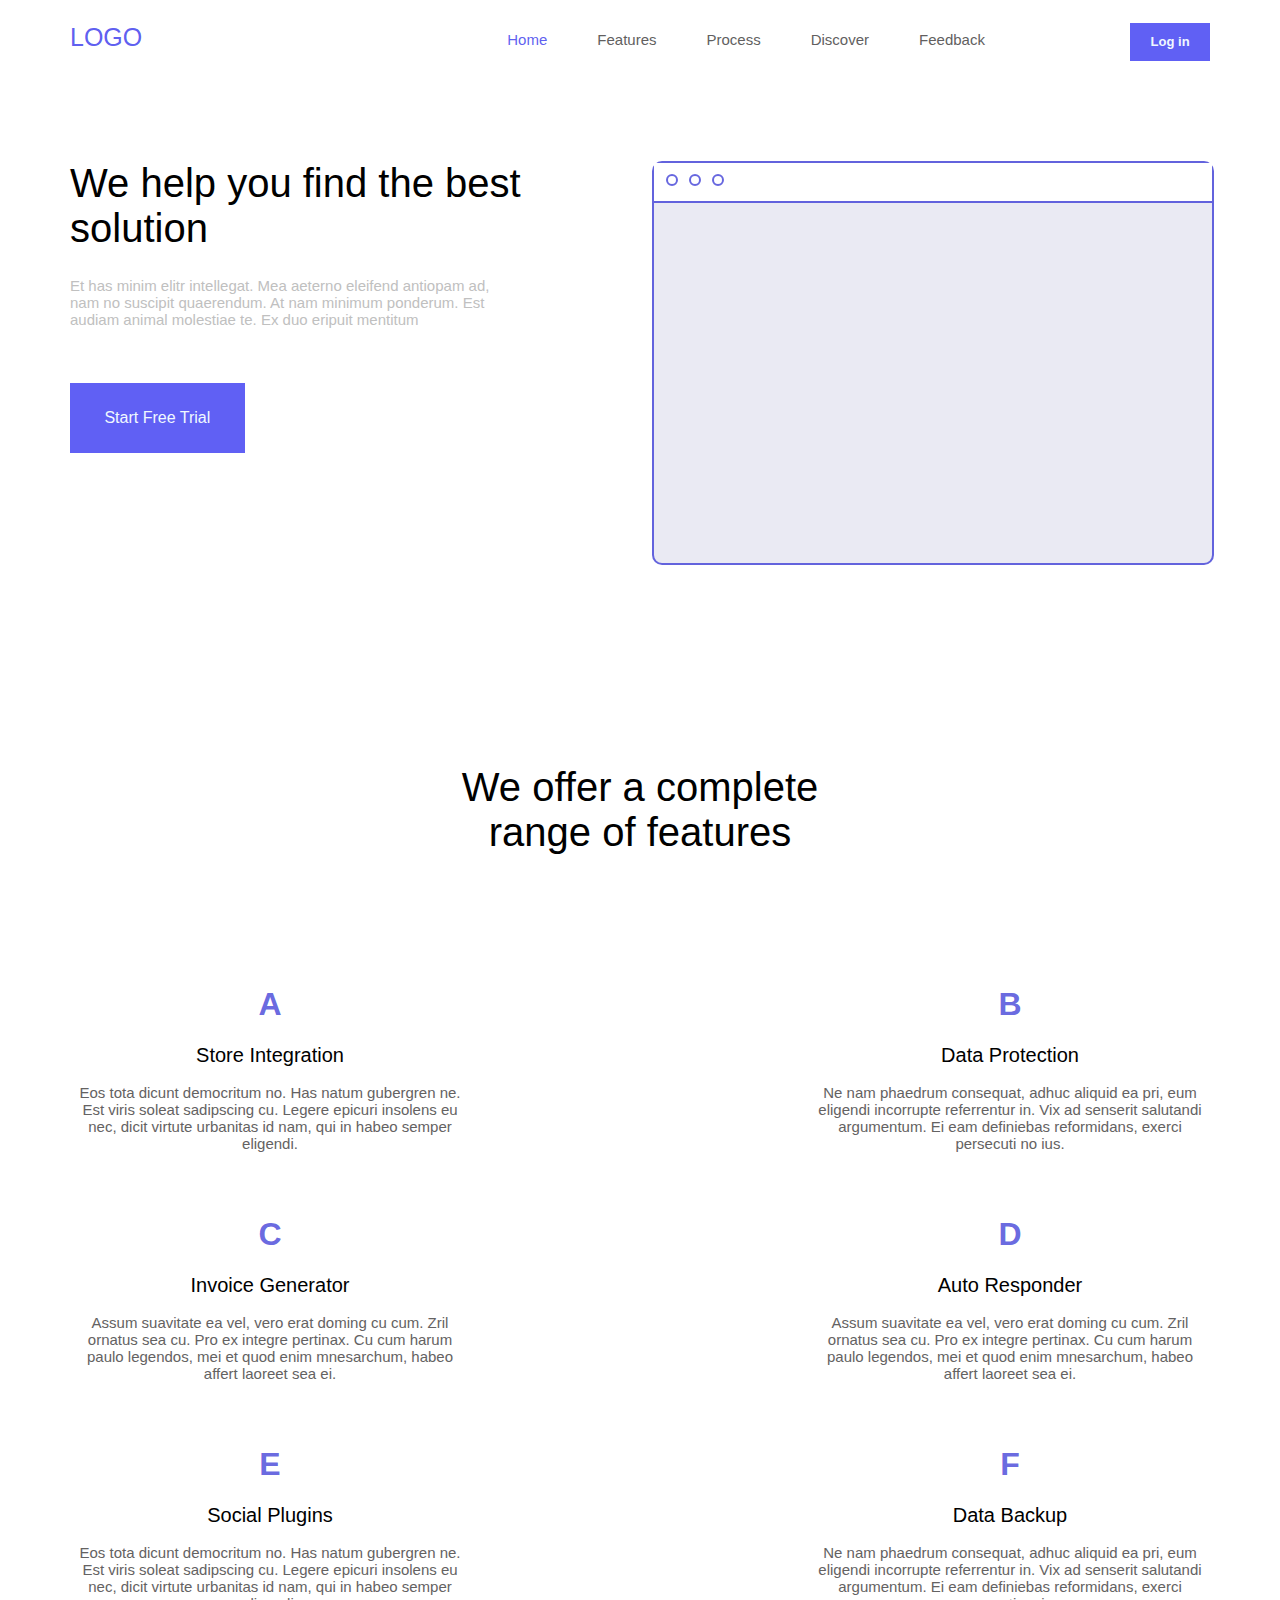
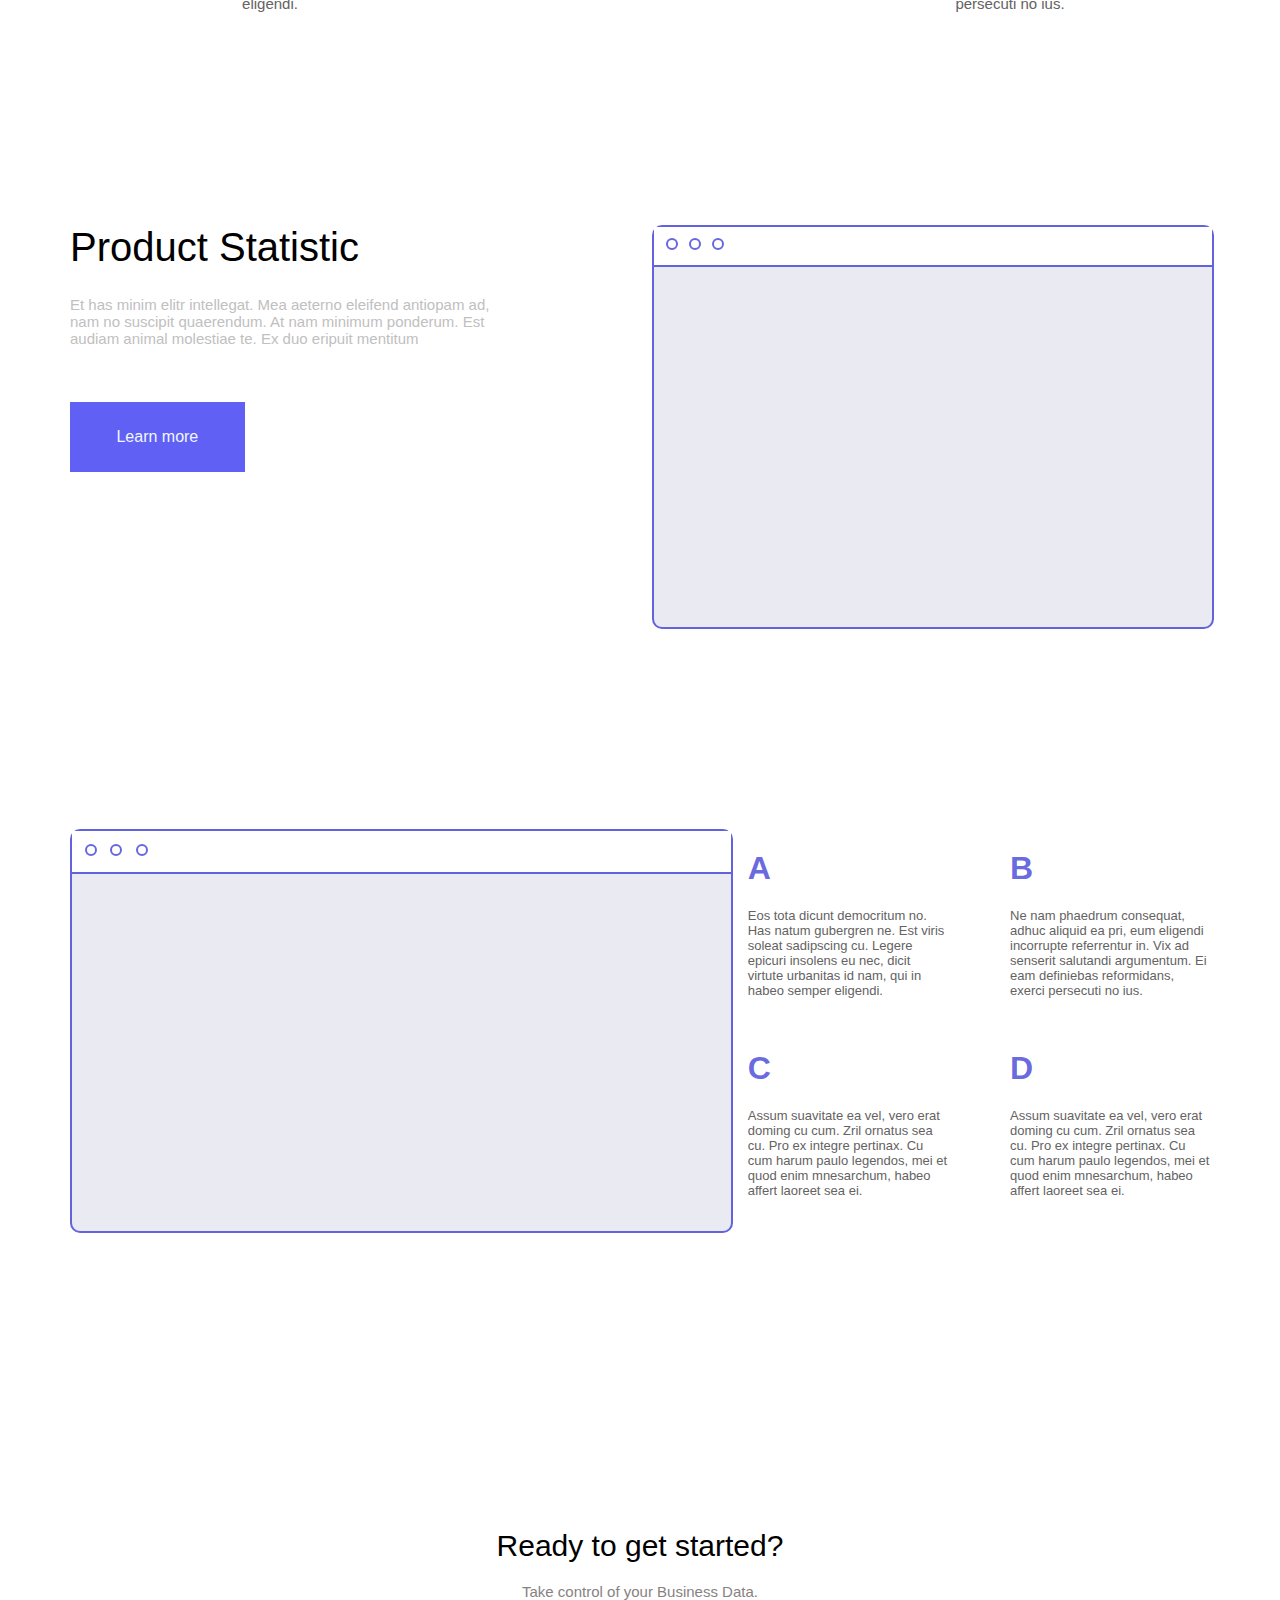
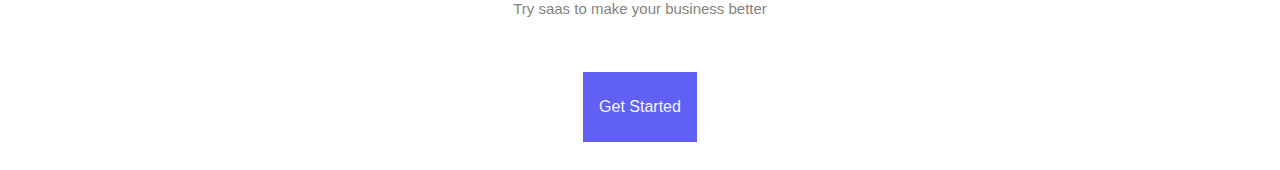
<file: index.html>
<!DOCTYPE html>
<html lang="en">
<head>
    <meta charset="UTF-8">
    <meta name="viewport" content="width=device-width, initial-scale=1.0">
    <title>Admavin Assessment</title>
    <link rel="stylesheet" href="./style.css">
</head>
<body>
    <div class="container">
        <!-- Navbar -->
        <section class="nav">
            <div class="menu-icon" onclick="toggleMenu()">☰</div>
            <span class="logo">LOGO</span>
            <ul class="menu">
                <li><a>Home</a></li>
                <li><a>Features</a></li>
                <li><a>Process</a></li>
                <li><a>Discover</a></span>
                <li><a>Feedback</a></li>
            </ul>

            <div class="lists">
                <span class="list" id="home">Home</span>
                <span class="list">Features</span>
                <span class="list">Process</span>
                <span class="list">Discover</span>
                <span class="list">Feedback</span>
            </div>
            <button class="btn">Log in</button>
        </section>

        <section class="trial">
            <div>
                <h1>We help you find the
                    best solution</h1>
                
                <p>Et has minim elitr intellegat. Mea aeterno eleifend
                    antiopam ad, nam no suscipit quaerendum. At nam
                    minimum ponderum. Est audiam animal molestiae te. Ex
                    duo eripuit mentitum</p>
                
                <button class="btn1">Start Free Trial</button>
            </div>
            <div class="box-container">
                <div class="box">
                
                    <div>
                        <p></p>
                        <p></p>
                        <p></p>
                    </div>
                    <h2 class="line"></h2>
                
                </div>
            </div>
        </section>

        <!-- Features -->
        <section class="features" id="features">
            <h1 class="features-title">We offer a complete
                <br>
                <span>range of features</span>
            </h1>
        
            <div class="features-lists">
                <div class="features-list">
                    <h1>A</h1>
                    <h2>Store Integration</h2>
                    <p>Eos tota dicunt democritum no. Has natum
                        gubergren ne. Est viris soleat sadipscing cu. Legere
                        epicuri insolens eu nec, dicit virtute urbanitas id
                        nam, qui in habeo semper eligendi.</p>
                </div>
        
                <div class="features-list">
                    <h1>B</h1>
                    <h2>Data Protection</h2>
                    <p>Ne nam phaedrum consequat, adhuc aliquid ea pri,
                        eum eligendi incorrupte referrentur in. Vix ad
                        senserit salutandi argumentum. Ei eam definiebas
                        reformidans, exerci persecuti no ius.</p>
                </div>
        
                <div class="features-list">
                    <h1>C</h1>
                    <h2>Invoice Generator</h2>
                    <p>Assum suavitate ea vel, vero erat doming cu cum.
                        Zril ornatus sea cu. Pro ex integre pertinax. Cu cum
                        harum paulo legendos, mei et quod enim
                        mnesarchum, habeo affert laoreet sea ei.</p>
                </div>
        
                <div class="features-list">
                    <h1>D</h1>
                    <h2>Auto Responder</h2>
                    <p>Assum suavitate ea vel, vero erat doming cu cum.
                        Zril ornatus sea cu. Pro ex integre pertinax. Cu cum
                        harum paulo legendos, mei et quod enim
                        mnesarchum, habeo affert laoreet sea ei.</p>
                </div>
        
                <div class="features-list">
                    <h1>E</h1>
                    <h2>Social Plugins</h2>
                    <p>Eos tota dicunt democritum no. Has natum
                        gubergren ne. Est viris soleat sadipscing cu. Legere
                        epicuri insolens eu nec, dicit virtute urbanitas id
                        nam, qui in habeo semper eligendi.</p>
                </div>
        
                <div class="features-list">
                    <h1>F</h1>
                    <h2>Data Backup</h2>
                    <p>Ne nam phaedrum consequat, adhuc aliquid ea pri,
                        eum eligendi incorrupte referrentur in. Vix ad
                        senserit salutandi argumentum. Ei eam definiebas
                        reformidans, exerci persecuti no ius.</p>
                </div>
            </div>
        </section>

        <!-- Product Statistic -->
        <section class="trial product">
            <div>
                <h1>Product Statistic</h1>
        
                <p>Et has minim elitr intellegat. Mea aeterno eleifend
                    antiopam ad, nam no suscipit quaerendum. At nam
                    minimum ponderum. Est audiam animal molestiae te. Ex
                    duo eripuit mentitum</p>
        
                <button class="btn1">Learn more</button>
            </div>
            <div class="box-container">
                <div class="box">
        
                    <div>
                        <p></p>
                        <p></p>
                        <p></p>
                    </div>
                    <h2 class="line"></h2>
        
                </div>
            </div>
        </section>

        <section class="discover" id="discover">
            <div class="box">
        
                <div>
                    <p></p>
                    <p></p>
                    <p></p>
                </div>
                <h2 class="line"></h2>
        
            </div>
        
            <div class="features-lists" id="discover-lists">
                <div class="features-list">
                    <h1>A</h1>
                    <p>Eos tota dicunt democritum no. Has natum
                        gubergren ne. Est viris soleat sadipscing cu. Legere
                        epicuri insolens eu nec, dicit virtute urbanitas id
                        nam, qui in habeo semper eligendi.</p>
                </div>
        
                <div class="features-list">
                    <h1>B</h1>
                    <p>Ne nam phaedrum consequat, adhuc aliquid ea pri,
                        eum eligendi incorrupte referrentur in. Vix ad
                        senserit salutandi argumentum. Ei eam definiebas
                        reformidans, exerci persecuti no ius.</p>
                </div>
        
                <div class="features-list">
                    <h1>C</h1>
                    <p>Assum suavitate ea vel, vero erat doming cu cum.
                        Zril ornatus sea cu. Pro ex integre pertinax. Cu cum
                        harum paulo legendos, mei et quod enim
                        mnesarchum, habeo affert laoreet sea ei.</p>
                </div>
        
                <div class="features-list">
                    <h1>D</h1>
                    <p>Assum suavitate ea vel, vero erat doming cu cum.
                        Zril ornatus sea cu. Pro ex integre pertinax. Cu cum
                        harum paulo legendos, mei et quod enim
                        mnesarchum, habeo affert laoreet sea ei.</p>
                </div>
            </div>
        
        </section>

        <!-- Feedback -->
        <section class="feedback" id="feedback">
            <h1>Ready to get started?</h1>
            <p>Take control of your Business Data.
                <br>
                <span>Try saas to make your business better</span>
            </p>
            <button class="btn1">Get Started</button>
        </section>
    </div>
    <!-- Footer -->
    <!-- <section class="footer" id="footer">
        <div>
            <p>© BrandName. All rights reserved.</p>
        </div>
    </section> -->

    <script>
        function toggleMenu() {
            document.querySelector(".menu").classList.toggle("active");
        }
    </script>
</body>
</html>
</file>
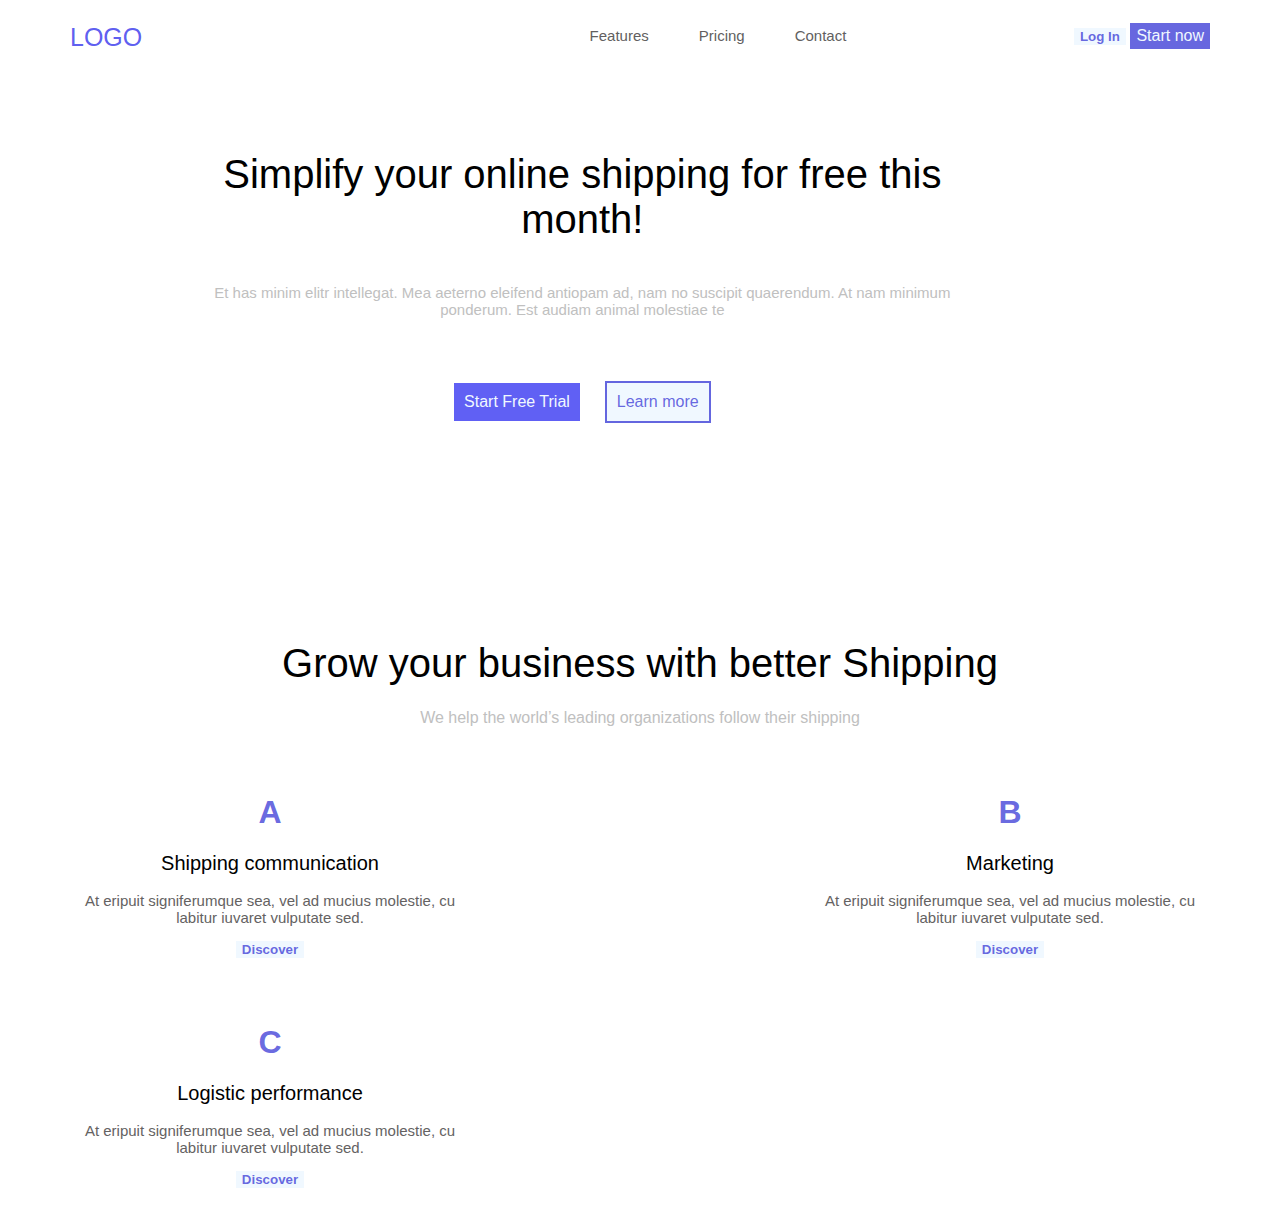
<file: index2.html>
<!DOCTYPE html>
<html lang="en">
<head>
    <meta charset="UTF-8">
    <meta name="viewport" content="width=device-width, initial-scale=1.0">
    <title>Admavin Assessment</title>
    <link rel="stylesheet" href="./style.css">
</head>
<body>
    <div class="container">
        <!-- Navbar -->
        <section class="nav">
            <div class="menu-icon" onclick="toggleMenu()">☰</div>
            <span class="logo">LOGO</span>
            <ul class="menu">
                <li><a>Features</a></li>
                <li><a>Pricing</a></li>
                <li><a>Contact</a></span>
            </ul>
        
            <div class="lists">
                <span class="list">Features</span>
                <span class="list">Pricing</span>
                <span class="list">Contact</span>
            </div>
            <div class="buttons">
                <button class="btn2">Log In</button>
                <button class="btn3">Start now</button>
            </div>
        </section>

        <section class="trial" id="trials-2">
            <div class="trial-2">
                <h1>Simplify your online shipping for
                    free this month!</h1>
        
                <p>Et has minim elitr intellegat. Mea aeterno eleifend antiopam ad, nam no suscipit quaerendum.
                    At nam minimum ponderum. Est audiam animal molestiae te</p>
        
                <div class="button">
                    <button class="btn10">Start Free Trial</button>
                    <button class="btn4">Learn more</button>
                </div>
        
            </div>
        </section>

        <section class="features" id="features">
            <h1 class="features-title">Grow your business with better Shipping
            </h1>
            <p class="shipping">We help the world’s leading organizations follow their shipping</p>
        
            <div class="features-lists">
                <div class="features-list">
                    <h1>A</h1>
                    <h2>Shipping communication</h2>
                    <p>At eripuit signiferumque sea, vel ad mucius molestie,                   
                    cu labitur iuvaret vulputate sed.</p>
                    <div id="btn2">
                        <button class="btn2">Discover</button>
                    </div>
                </div>
        
                <div class="features-list">
                    <h1>B</h1>
                    <h2>Marketing</h2>
                    <p>At eripuit signiferumque sea, vel ad mucius molestie,                    
                    cu labitur iuvaret vulputate sed.</p>
                    <div id="btn2">
                        <button class="btn2">Discover</button>
                    </div>
                </div>
        
                <div class="features-list">
                    <h1>C</h1>
                    <h2>Logistic performance</h2>
                    <p>At eripuit signiferumque sea, vel ad mucius molestie,                    
                    cu labitur iuvaret vulputate sed.</p>
                    <div id="btn2">
                        <button class="btn2">Discover</button>
                    </div>
                </div>
            </div>
        </section>
    </div>

    <script>
        function toggleMenu() {
            document.querySelector(".menu").classList.toggle("active");
        }
    </script>
</body>
</html>
</file>
<file: style.css>
body {
  font-family: Verdana, sans-serif;
}

.nav {
  display: flex;
  justify-content: space-between;
  margin-top: 2%;
  width: 100%;
}

.logo {
  font-size: 30px;
  color: rgba(43, 43, 235, 0.772);
  font-weight: 500;
  /* height: 100px; */
  width: 30%;
  /* margin-top: px; */
  text-align: start;
}

.lists {
  display: flex;
  justify-content: center;
}

.list {
  font-size: 15px;
  margin-right: 50px;
  color: rgb(98, 95, 95);
  font-weight: 500;
  padding-top: 1.5%;
}

.btn {
  background-color: rgba(32, 32, 240, 0.712);
  color: aliceblue;
  padding-left: 1%;
  padding-right: 1%;
  padding-top: 1%;
  padding-bottom: 1%;
  border: 0px !important;
  font-weight: 600;
  margin-top: 0;
}

.container {
  width: 100%;
  padding-right: var(--bs-gutter-x, 1rem);
  padding-left: var(--bs-gutter-x, 1rem);
  margin-right: auto;
  margin-left: auto;
}

#home {
  color: rgba(43, 43, 235, 0.772);
}

.trial {
  display: flex;
  flex-direction: row;
  /* flex-wrap: wrap; */
  justify-content: space-between;
  width: 100%;
}

.trial div h1 {
  font-size: 40px;
  margin-top: 0%;
  width: 80%;
  font-weight: 500;
}

.trial div p {
  font-size: 15px;
  color: silver;
  font-weight: 500;
  width: 80%;
}

.box-container {
  width: 50%;
}

.box {
  height: 400px;
  width: 100%;
  border: 2px solid rgba(58, 58, 214, 0.772);
  border-radius: 10px;
  /* display: flex; */
  background-color: rgba(45, 45, 137, 0.103);
}

.box div {
  display: flex;
  background-color: white;
}

.box div p {
  margin-left: 2%;
  margin-top: 2%;
  height: 8px;
  width: 8px;
  border-radius: 50%;
  border: 2px solid rgba(58, 58, 214, 0.772);
}

.box h2 {
  height: 400px;
  width: 100%;
  border-top: 2px solid rgba(58, 58, 214, 0.772);
  margin-top: 0%;
}

.btn1 {
  background-color: rgba(32, 32, 240, 0.712);
  color: aliceblue;
  width: 15%;
  height: 70px;
  font-size: medium;
  margin-top: 50px;
  margin-bottom: 20px;
  width: 25%;
  border: 0;
}

.product {
  margin-top: 200px !important;
  margin-bottom: 50px;
}

.btn2 {
    color: rgba(58, 58, 214, 0.772);
    background-color: aliceblue;
    font-weight: bold;
    border: 0px;
    margin-right: 0px;
}

.btn3 {
    background-color: rgba(58, 58, 214, 0.772);
    color: aliceblue;
    /* width: 100%; */
    padding-top: 3%;
    padding-bottom: 3%;
    font-size: medium;
    border: 0;
}

.btn4 {
    background-color: aliceblue;
    color: rgba(58, 58, 214, 0.772);
    /* width: 15%; */
    /* height: 70px; */
    font-size: medium;
    margin-left: 2%;
    border: 2px solid rgba(58, 58, 214, 0.772);
    padding: 10px;
    font-weight: 500;
}

.btn10 {
    background-color: rgba(32, 32, 240, 0.712);
    color: aliceblue;
    /* width: 15%; */
    /* height: 70px; */
    font-size: medium;
    margin-top: 50px;
    margin-bottom: 20px;
    padding: 10px;
    border: 0;
}

.button {
    /* text-align: center; */
    width: 100%;
}

.trial-2{
    display: flex;
    flex-direction: column;
    align-items: center;
    text-align: center;
}

.shipping {
    font-size: 15;
    color: silver;
    font-weight: 500;
    text-align: center;
    margin-top: -5%;
}

#btn2{
    display: flex;
    justify-content: center;
}

@media (max-width: 575px) {
  .container {
    max-width: 350px !important;
  }
  .logo {
    font-size: 20px;
    color: rgba(43, 43, 235, 0.772);
    text-align: center;
  }

  .lists {
    display: none;
  }

  .btn {
    background-color: rgba(32, 32, 240, 0.712);
    color: aliceblue;
    padding-left: 1%;
    padding-right: 1%;
    border: 0;
    font-weight: 600;
    margin-top: 0;
  }

  .menu-icon {
    display: block;
    color: black;
  }

  .menu {
    display: none;
    flex-direction: column;
    background-color: #333;
    position: absolute;
    top: 50px;
    left: 0;
    width: 100%;
    color: white;
    list-style-type: none;
  }

  .menu.active {
    display: flex;
  }

  .menu li {
    text-align: center;
    padding: 10px 0;
    border-top: 1px solid #444;
  }

  .menu li a {
    font-size: 20px;
  }

  .trial {
    margin-top: 300px;
    display: flex;
    flex-direction: column;
    justify-content: space-between;
    width: 100%;
  }

  .trial div h1 {
    font-size: 25px;
    margin-top: 0%;
    width: 80%;
    font-weight: 500;
  }

  .trial div p {
    font-size: 10px;
    color: silver;
    font-weight: 500;
    width: 75%;
  }

  .box-container {
    width: 100%;
  }

  .box {
    height: 200px;
    width: 100%;
    border: 2px solid rgba(58, 58, 214, 0.772);
    border-radius: 10px;
    /* display: flex; */
    background-color: rgba(45, 45, 137, 0.103);
  }

  .box div {
    display: flex;
    background-color: white;
  }

  .box div p {
    margin-left: 2%;
    margin-top: 2%;
    height: 8px;
    width: 8px;
    border-radius: 50%;
    border: 2px solid rgba(58, 58, 214, 0.772);
  }

  .box h2 {
    height: 200px;
    width: 100%;
    border-top: 2px solid rgba(58, 58, 214, 0.772);
    margin-top: 0%;
  }

  .btn1 {
    width: 85%;
  }

  .features {
    margin-top: 200px;
  }

  .features .features-title {
    text-align: center;
    font-size: 30px;
    margin-bottom: 70px;
    font-weight: 500;
  }

  .features-lists {
    display: flex;
    flex-wrap: wrap;
    justify-content: space-between;
  }

  .features-list {
    height: 200px;
    width: 100%;
    margin-top: 30px;
  }

  .features-list h1 {
    color: rgba(58, 58, 214, 0.772);
    text-align: center;
  }

  .features-list h2 {
    text-align: center;
    font-weight: 500;
    font-size: 20px;
  }

  .features-list p {
    text-align: center;
    font-weight: 100;
    color: rgb(100, 98, 98);
    font-size: 13px;
  }

  .btn1 {
    width: 50%;
  }

  .feedback {
    margin-top: 200px;
    text-align: center;
  }

  .feedback h1 {
    font-size: 20px;
    font-weight: 500;
  }

  .feedback p {
    font-size: 12px;
    text-align: center;
    color: rgb(135, 130, 130);
    font-weight: 100;
  }

  .feedback .btn1 {
    width: 30% !important;
  }
}

@media (min-width: 576px) {
  .container {
    max-width: 540px !important;
  }

  .logo {
    font-size: 20px;
    color: rgba(43, 43, 235, 0.772);
    text-align: center;
  }

  .list {
    display: none;
  }

  .lists {
    margin-left: 1%;
    margin-right: 1%;
  }

  .menu-icon {
    display: block;
    color: black;
  }

  .menu {
    display: none;
    /* Hide menu by default */
    flex-direction: column;
    background-color: #333;
    position: absolute;
    top: 50px;
    left: 0;
    width: 100%;
    margin-top: 20px;
    list-style-type: none;
    color: white;
  }

  .menu.active {
    display: flex;
  }

  .menu li {
    text-align: center;
    padding: 10px 0;
    border-top: 1px solid #444;
  }

  .menu li a {
    font-size: 20px;
  }

  .btn {
    font-size: 8px;
  }

  .trial {
    margin-top: 300px;
    display: flex;
    flex-direction: column;
    justify-content: space-between;
    width: 100%;
  }

  .trial div h1 {
    font-size: 40px;
    margin-top: 0%;
    width: 80%;
    font-weight: 500;
  }

  .trial div p {
    font-size: 15px;
    color: silver;
    font-weight: 500;
    width: 75%;
  }

  .box-container {
    width: 100%;
  }

  .box {
    height: 400px;
    width: 100%;
    border: 2px solid rgba(58, 58, 214, 0.772);
    border-radius: 10px;
    /* display: flex; */
    background-color: rgba(45, 45, 137, 0.103);
  }

  .box div {
    display: flex;
    background-color: white;
  }

  .box div p {
    margin-left: 2%;
    margin-top: 2%;
    height: 8px;
    width: 8px;
    border-radius: 50%;
    border: 2px solid rgba(58, 58, 214, 0.772);
  }

  .box h2 {
    height: 400px;
    width: 100%;
    border-top: 2px solid rgba(58, 58, 214, 0.772);
    margin-top: 0%;
  }

  .btn1 {
    width: 85%;
  }

  .features {
    margin-top: 200px;
  }

  .features .features-title {
    text-align: center;
    font-size: 30px;
    margin-bottom: 70px;
    font-weight: 500;
  }

  .features-lists {
    display: flex;
    flex-wrap: wrap;
    justify-content: space-between;
  }

  .features-list {
    height: 200px;
    width: 100%;
    margin-top: 30px;
  }

  .features-list h1 {
    color: rgba(58, 58, 214, 0.772);
    text-align: center;
  }

  .features-list h2 {
    text-align: center;
    font-weight: 500;
    font-size: 20px;
  }

  .features-list p {
    text-align: center;
    font-weight: 100;
    color: rgb(100, 98, 98);
    font-size: 13px;
  }

  .btn1 {
    width: 25%;
  }

  .feedback {
    margin-top: 200px;
    text-align: center;
  }

  .feedback h1 {
    font-size: 30px;
    font-weight: 500;
  }

  .feedback p {
    font-size: 15px;
    text-align: center;
    color: rgb(135, 130, 130);
    font-weight: 100;
  }

  .feedback .btn1 {
    width: 20% !important;
  }
}

@media (min-width: 768px) {
  .container {
    max-width: 720px !important;
  }

  .logo {
    font-size: 25px;
    color: rgba(43, 43, 235, 0.772);
    font-weight: 500;
    /* height: 100px; */
    width: 30%;
    /* margin-top: px; */
    text-align: start;
  }

  .menu-icon {
    display: none;
    text-align: start;
  }

  .list {
    display: block;
    font-size: 13px;
  }

  .btn {
    padding: 0%;
    width: 25%;
  }

  .trial {
    margin-top: 100px;
  }

  .features {
    margin-top: 200px;
  }

  .features .features-title {
    text-align: center;
    font-size: 30px;
    margin-bottom: 70px;
    font-weight: 500;
  }

  .features-lists {
    display: flex;
    flex-wrap: wrap;
    justify-content: space-between;
  }

  .features-list {
    height: 200px;
    width: 300px;
    margin-top: 30px;
  }

  .features-list h1 {
    color: rgba(58, 58, 214, 0.772);
    text-align: center;
  }

  .features-list h2 {
    text-align: center;
    font-weight: 500;
    font-size: 20px;
  }

  .features-list p {
    text-align: center;
    font-weight: 100;
    color: rgb(100, 98, 98);
    font-size: 15px;
  }

  .btn1 {
    width: 25%;
  }

  .feedback {
    margin-top: 200px;
    text-align: center;
  }

  .feedback h1 {
    font-size: 30px;
    font-weight: 500;
  }

  .feedback p {
    font-size: 15px;
    text-align: center;
    color: rgb(135, 130, 130);
    font-weight: 100;
  }

  .feedback .btn1 {
    width: 20% !important;
  }
}

@media (min-width: 992px) {
  .container {
    max-width: 960px !important;
  }

  .list {
    font-size: 15px;
  }

  .btn {
    background-color: rgba(32, 32, 240, 0.712);
    color: aliceblue;
    padding-left: 1%;
    padding-right: 1%;
    padding-top: 1%;
    padding-bottom: 1%;
    border: 0;
    font-weight: 600;
    margin-top: 0;
    font-size: 13px;
    width: 7%;
  }

  .trial {
    margin-top: 100px;
    display: flex;
    flex-direction: row;
    justify-content: space-between;
    width: 100%;
  }

  .trial div h1 {
    font-size: 40px;
    margin-top: 0%;
    width: 80%;
    font-weight: 500;
  }

  .trial div p {
    font-size: 15px;
    color: silver;
    font-weight: 500;
    width: 75%;
  }

  .box-container {
    width: 100%;
  }

  .box {
    height: 400px;
    width: 100%;
    border: 2px solid rgba(58, 58, 214, 0.772);
    border-radius: 10px;
    /* display: flex; */
    background-color: rgba(45, 45, 137, 0.103);
  }

  .box div {
    display: flex;
    background-color: white;
  }

  .box div p {
    margin-left: 2%;
    margin-top: 2%;
    height: 8px;
    width: 8px;
    border-radius: 50%;
    border: 2px solid rgba(58, 58, 214, 0.772);
  }

  .box h2 {
    height: 400px;
    width: 100%;
    border-top: 2px solid rgba(58, 58, 214, 0.772);
    margin-top: 0%;
  }

  .btn1 {
    width: 25%;
    margin-top: 10px;
  }

  .features {
    margin-top: 200px;
  }

  .features .features-title {
    text-align: center;
    font-size: 30px;
    margin-bottom: 70px;
    font-weight: 500;
  }

  .features-lists {
    display: flex;
    flex-wrap: wrap;
    justify-content: space-between;
  }

  .features-list {
    height: 200px;
    width: 400px;
    margin-top: 30px;
  }

  .features-list h1 {
    color: rgba(58, 58, 214, 0.772);
    text-align: center;
  }

  .features-list h2 {
    text-align: center;
    font-weight: 500;
    font-size: 20px;
  }

  .features-list p {
    text-align: center;
    font-weight: 100;
    color: rgb(100, 98, 98);
    font-size: 15px;
  }

  .feedback .btn1 {
    width: 11% !important;
  }

  .footer {
    margin-top: 100px;
    margin-left: 0px;
  }

  .footer div {
    background-color: rgb(78, 74, 74);
    /* width: 100%; */
    height: 50px;
    margin: 0px;
  }

  .footer div p {
    color: aliceblue;
    text-align: center;
    padding-top: 10px;
  }
}

@media (min-width: 1200px) {
  .container {
    max-width: 1140px !important;
  }

  .btn1 {
    width: 30%;
    margin-top: 40px;
  }

  .features {
    margin-top: 200px;
  }

  .features .features-title {
    text-align: center;
    font-size: 40px;
    margin-bottom: 80px;
    font-weight: 500;
  }

  .features-lists {
    display: flex;
    flex-wrap: wrap;
    justify-content: space-between;
  }

  .features-list {
    height: 200px;
    width: 400px;
  }

  .features-list h1 {
    color: rgba(58, 58, 214, 0.772);
    text-align: center;
  }

  .features-list h2 {
    text-align: center;
    font-weight: 500;
    font-size: 20px;
  }

  .features-list p {
    text-align: center;
    font-weight: 100;
    color: rgb(100, 98, 98);
    font-size: 15px;
  }

  .discover {
    margin-top: 200px;
    height: 200px;
    display: flex;
    justify-content: space-between;
  }

  #discover-lists {
    margin-left: 15px;
    display: flex;
    flex-direction: row;
  }

  #discover-lists div {
    width: 200px;
    margin-top: 0;
  }

  #discover-lists h1 {
    text-align: start;
  }

  #discover-lists p {
    text-align: start;
    font-size: 13px;
  }

  .feedback {
    margin-top: 500px;
    text-align: center;
  }

  .feedback h1 {
    font-size: 30px;
    font-weight: 500;
  }

  .feedback p {
    font-size: 15px;
    text-align: center;
    color: rgb(135, 130, 130);
    font-weight: 100;
  }

  .feedback .btn1 {
    width: 10% !important;
  }
}

@media (min-width: 1400px) {
  .container {
    max-width: 1320px !important;
  }

  .trial {
    display: flex;
    flex-direction: row;
    /* flex-wrap: wrap; */
    justify-content: space-between;
    width: 100%;
  }

  #trials-2 {
    margin-left: 80px;
  }
}
</file>
